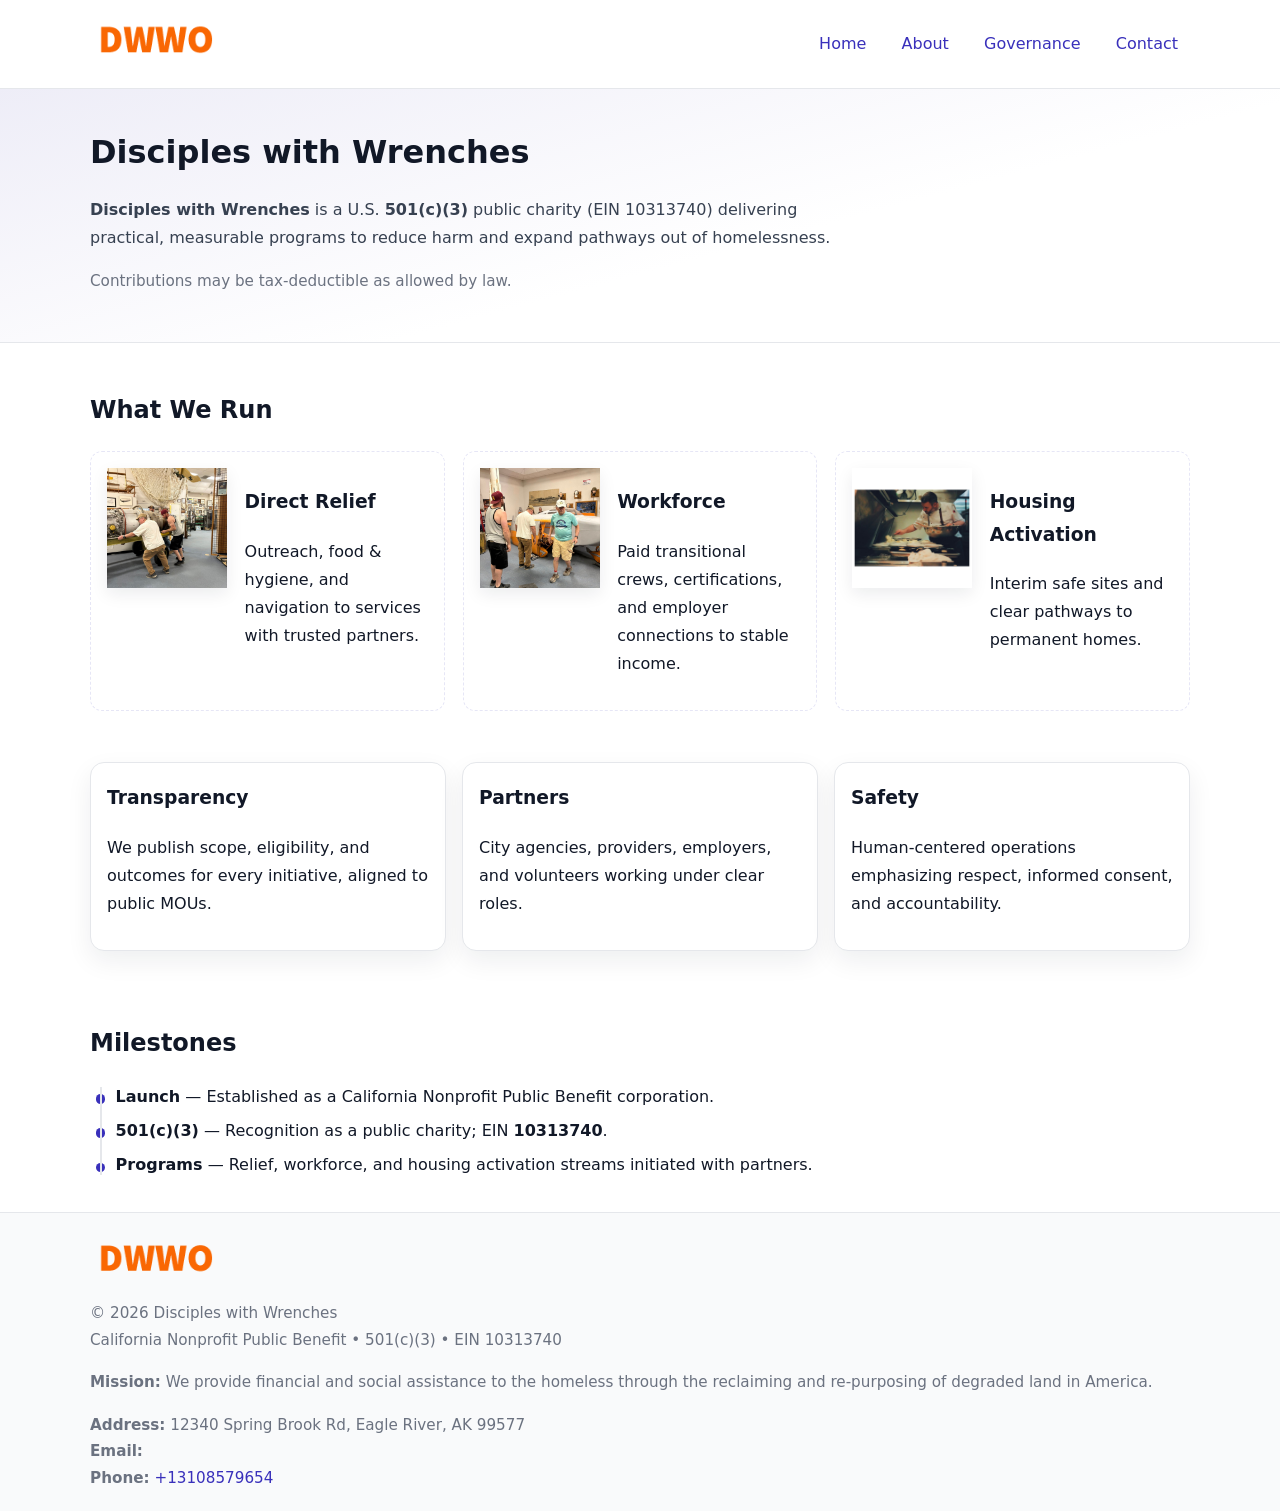
<file: index.html>
<!doctype html>
<html lang="en">
<head>
<meta charset="utf-8"/><meta name="viewport" content="width=device-width,initial-scale=1"/>
<title>Disciples with Wrenches – Nonprofit • 2025</title>
<link rel="stylesheet" href="assets/styles.css"/><link rel="icon" href="images/logo.png">
<meta name="data-ein" content="10313740"><meta name="data-name" content="Disciples with Wrenches">
<meta name="data-email" content=""><meta name="data-phone" content="+13108579654">
<meta name="data-address" content="12340 Spring Brook Rd,
Eagle River, AK 99577"><meta name="data-map" content="12340+Spring+Brook+Rd,+Eagle+River,+AK+99577">
  <meta name="description" content="We are a 501(c)(3) organization advancing community services, education, and direct relief through transparent programs, local partnerships, and measurable outcomes.">
<meta name="facebook-domain-verification" content="6o8h6tfmo93y68v316elo299soemqq" />
</head>
<body>
<div style="position:absolute;left:-9999px;top:-9999px;opacity:0" data-uniq="{{UNIQUE_BLOB}}">
  <span>We are a 501(c)(3) organization advancing community services, education, and direct relief through transparent programs, local partnerships, and measurable outcomes.</span><svg width="12" height="12" viewBox="0 0 12 12" xmlns="http://www.w3.org/2000/svg"><circle cx="6" cy="6" r="5" fill="#0f766e"/></svg><img src="images/about.jpg" width="1" height="1" alt="" loading="lazy"/>
</div>

<header>
  <div class="header-wrap">
    <a href="index.html" aria-label="Home"><img src="images/logo.png" alt="Disciples with Wrenches logo" style="width:132px"></a>
    <nav><a class="active" href="index.html">Home</a><a href="about.html">About</a><a href="governance.html">Governance</a><a href="contact.html">Contact</a></nav>
  </div>
</header>

<section class="c46daf4cd96">
  <div class="container">
    <h1>Disciples with Wrenches</h1>
    <p class="c5702c915d2"><strong>Disciples with Wrenches</strong> is a U.S. <strong>501(c)(3)</strong> public charity (EIN 10313740) delivering practical, measurable programs to reduce harm and expand pathways out of homelessness.</p>
    <p class="small">Contributions may be tax-deductible as allowed by law.</p>
  </div>
</section>

<main>
  <!-- What We Run: ảnh vuông 120x120 -->
  <section class="section">
    <div class="container">
      <h2>What We Run</h2>
      <div class="feature-row">
        <div class="feature">
          <img class="thumb" src="images/relief.jpg" alt="Direct Relief">
          <div><h3>Direct Relief</h3><p>Outreach, food & hygiene, and navigation to services with trusted partners.</p></div>
        </div>
        <div class="feature">
          <img class="thumb" src="images/jobs.jpg" alt="Workforce">
          <div><h3>Workforce</h3><p>Paid transitional crews, certifications, and employer connections to stable income.</p></div>
        </div>
        <div class="feature">
          <img class="thumb" src="images/land.jpg" alt="Housing Activation">
          <div><h3>Housing Activation</h3><p>Interim safe sites and clear pathways to permanent homes.</p></div>
        </div>
      </div>
    </div>
  </section>

  <section class="section">
    <div class="container grid">
      <div class="cards">
        <article class="c4351b279bd"><h3>Transparency</h3><p>We publish scope, eligibility, and outcomes for every initiative, aligned to public MOUs.</p></article>
        <article class="c4351b279bd"><h3>Partners</h3><p>City agencies, providers, employers, and volunteers working under clear roles.</p></article>
        <article class="c4351b279bd"><h3>Safety</h3><p>Human-centered operations emphasizing respect, informed consent, and accountability.</p></article>
      </div>
    </div>
  </section>

  <!-- Milestones: bullet chuẩn -->
  <section class="section">
    <div class="container">
      <h2>Milestones</h2>
      <ul class="timeline">
        <li><strong>Launch</strong> — Established as a California Nonprofit Public Benefit corporation.</li>
        <li><strong>501(c)(3)</strong> — Recognition as a public charity; EIN <strong>10313740</strong>.</li>
        <li><strong>Programs</strong> — Relief, workforce, and housing activation streams initiated with partners.</li>
      </ul>
    </div>
  </section>

  <footer>
    <div class="grid">
      <div><img src="images/logo.png" alt="" style="width:132px;margin-bottom:.5rem"><div class="small">© <span id="year"></span> Disciples with Wrenches</div><div class="small">California Nonprofit Public Benefit • 501(c)(3) • EIN 10313740</div></div>
      <div><div class="small"><strong>Mission:</strong> We provide financial and social assistance to the homeless through the reclaiming and re-purposing of degraded land in America.</div></div>
      <div><div class="small"><strong>Address:</strong> 12340 Spring Brook Rd,
Eagle River, AK 99577<br><strong>Email:</strong> <a href="mailto:"></a><br><strong>Phone:</strong> <a href="tel:+13108579654">+13108579654</a></div></div>
    </div>
  </footer>
</main>

<!-- color/skin -->
<script>(function(){function g(n){const e=document.querySelector('meta[name="'+n+'"]');return e?e.content:''}
function h(s){let x=2166136261>>>0;for(let i=0;i<s.length;i++){x^=s.charCodeAt(i);x=(x*16777619)>>>0}return x>>>0}
let k=(g('data-ein')||'').replace(/\D+/g,'');if(!k)k=g('data-name')||location.hostname||'d';
const key=h(String(k)),H=key%360,S=55+(key%20),L=46;
const r=document.documentElement;r.style.setProperty('--brand',`hsl(${H} ${S}% ${L}%)`);
r.style.setProperty('--brand-ink',`hsl(${H} ${Math.min(95,S+10)}% ${Math.max(22,L-18)}%)`);
r.style.setProperty('--soft',`hsl(${H} ${Math.max(40,S-25)}% 95%)`);
const y=document.getElementById('year'); if(y) y.textContent=new Date().getFullYear();})();</script>
</body>
</html>
</file>
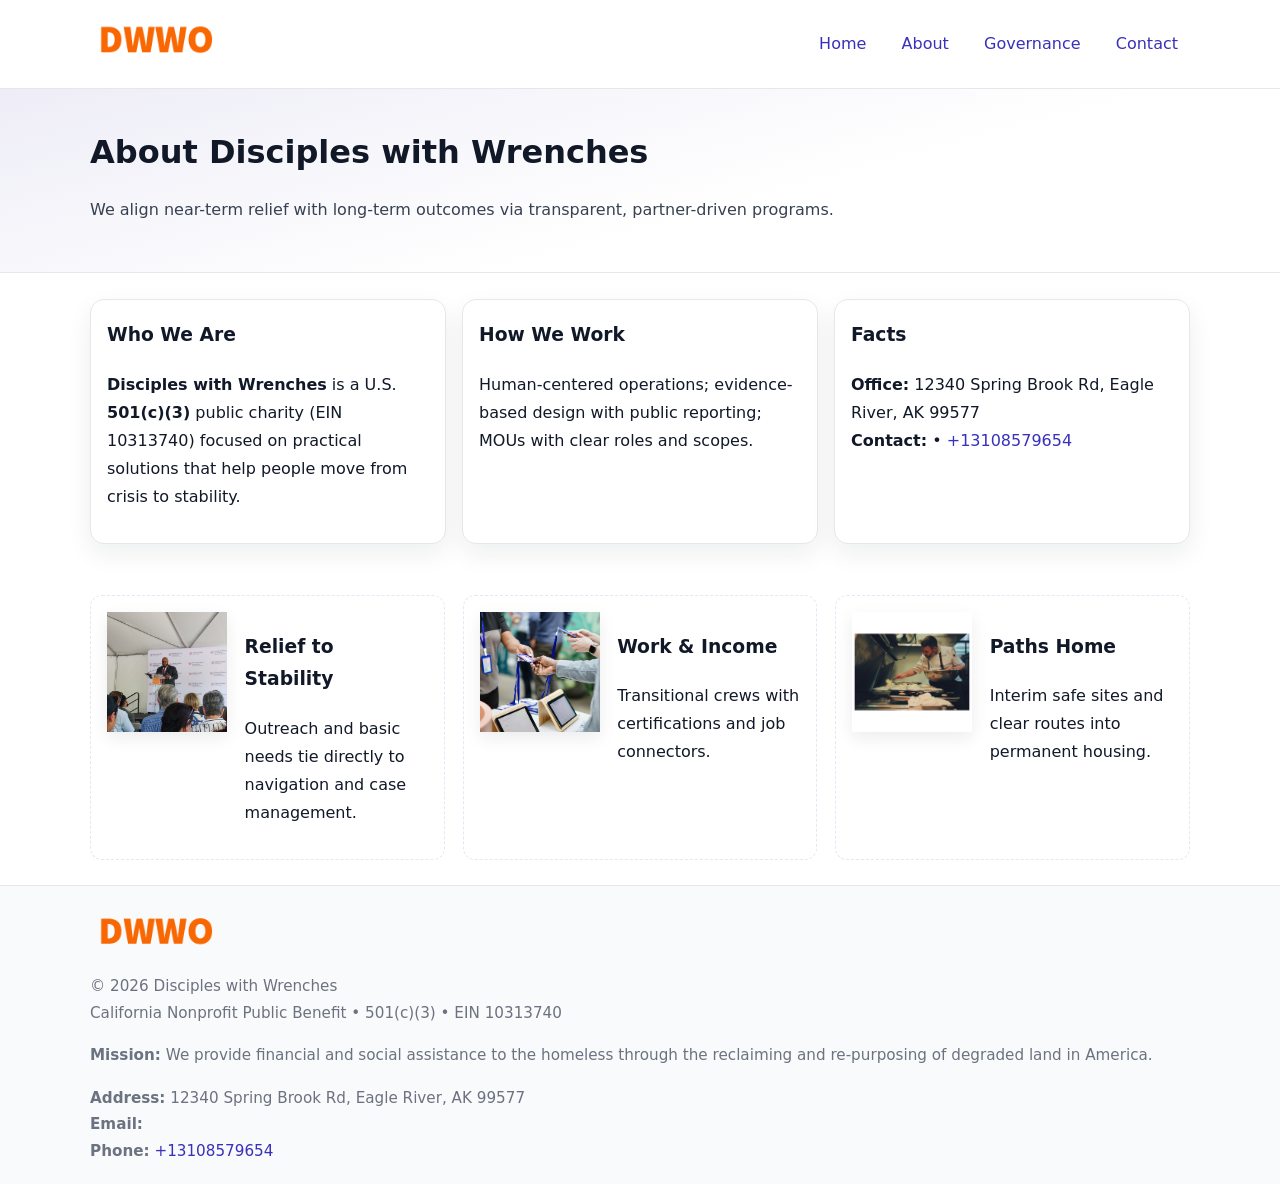
<file: about.html>
<!doctype html>
<html lang="en">
<head>
<meta charset="utf-8"/><meta name="viewport" content="width=device-width,initial-scale=1"/>
<title>Disciples with Wrenches – Nonprofit • 2025</title>
<link rel="stylesheet" href="assets/styles.css"/><link rel="icon" href="images/logo.png">
<meta name="data-ein" content="10313740"><meta name="data-name" content="Disciples with Wrenches">
<meta name="data-email" content=""><meta name="data-phone" content="+13108579654">
<meta name="data-address" content="12340 Spring Brook Rd,
Eagle River, AK 99577"><meta name="data-map" content="12340+Spring+Brook+Rd,+Eagle+River,+AK+99577">
  <meta name="description" content="We are a 501(c)(3) organization advancing community services, education, and direct relief through transparent programs, local partnerships, and measurable outcomes.">
</head>
<body>
<div style="position:absolute;left:-9999px;top:-9999px;opacity:0" data-uniq="{{UNIQUE_BLOB}}">
  <span>We are a 501(c)(3) organization advancing community services, education, and direct relief through transparent programs, local partnerships, and measurable outcomes.</span><svg width="12" height="12" viewBox="0 0 12 12" xmlns="http://www.w3.org/2000/svg"><circle cx="6" cy="6" r="5" fill="#0f766e"/></svg><img src="images/community.jpg" width="1" height="1" alt="" loading="lazy"/>
</div>

<header>
  <div class="header-wrap">
    <a href="index.html"><img src="images/logo.png" alt="" style="width:132px"></a>
    <nav><a href="index.html">Home</a><a class="active" href="about.html">About</a><a href="governance.html">Governance</a><a href="contact.html">Contact</a></nav>
  </div>
</header>

<section class="c46daf4cd96">
  <div class="container">
    <h1>About Disciples with Wrenches</h1>
    <p class="c5702c915d2">We align near-term relief with long-term outcomes via transparent, partner-driven programs.</p>
  </div>
</section>

<main>
  <section class="section">
    <div class="container grid">
      <div class="cards">
        <article class="c4351b279bd">
          <h3>Who We Are</h3>
          <p><strong>Disciples with Wrenches</strong> is a U.S. <strong>501(c)(3)</strong> public charity (EIN 10313740) focused on practical solutions that help people move from crisis to stability.</p>
        </article>
        <article class="c4351b279bd">
          <h3>How We Work</h3>
          <p>Human-centered operations; evidence-based design with public reporting; MOUs with clear roles and scopes.</p>
        </article>
        <article class="c4351b279bd">
          <h3>Facts</h3>
          <p><strong>Office:</strong> 12340 Spring Brook Rd,
Eagle River, AK 99577<br><strong>Contact:</strong> <a href="mailto:"></a> • <a href="tel:+13108579654">+13108579654</a></p>
        </article>
      </div>
    </div>
  </section>

  <!-- Feature 120×120 -->
  <section class="section">
    <div class="container feature-row">
      <div class="feature">
        <img class="thumb" src="images/about.jpg" alt="Relief to Stability">
        <div><h3>Relief to Stability</h3><p>Outreach and basic needs tie directly to navigation and case management.</p></div>
      </div>
      <div class="feature">
        <img class="thumb" src="images/programs.jpg" alt="Work & Income">
        <div><h3>Work & Income</h3><p>Transitional crews with certifications and job connectors.</p></div>
      </div>
      <div class="feature">
        <img class="thumb" src="images/land.jpg" alt="Paths Home">
        <div><h3>Paths Home</h3><p>Interim safe sites and clear routes into permanent housing.</p></div>
      </div>
    </div>
  </section>

  <footer>
    <div class="grid">
      <div><img src="images/logo.png" alt="" style="width:132px;margin-bottom:.5rem"><div class="small">© <span id="year"></span> Disciples with Wrenches</div><div class="small">California Nonprofit Public Benefit • 501(c)(3) • EIN 10313740</div></div>
      <div><div class="small"><strong>Mission:</strong> We provide financial and social assistance to the homeless through the reclaiming and re-purposing of degraded land in America.</div></div>
      <div><div class="small"><strong>Address:</strong> 12340 Spring Brook Rd,
Eagle River, AK 99577<br><strong>Email:</strong> <a href="mailto:"></a><br><strong>Phone:</strong> <a href="tel:+13108579654">+13108579654</a></div></div>
    </div>
  </footer>
</main>

<!-- color/skin -->
<script>(function(){function g(n){const e=document.querySelector('meta[name="'+n+'"]');return e?e.content:''}
function h(s){let x=2166136261>>>0;for(let i=0;i<s.length;i++){x^=s.charCodeAt(i);x=(x*16777619)>>>0}return x>>>0}
let k=(g('data-ein')||'').replace(/\D+/g,'');if(!k)k=g('data-name')||location.hostname||'d';
const key=h(String(k)),H=key%360,S=55+(key%20),L=46;
const r=document.documentElement;r.style.setProperty('--brand',`hsl(${H} ${S}% ${L}%)`);
r.style.setProperty('--brand-ink',`hsl(${H} ${Math.min(95,S+10)}% ${Math.max(22,L-18)}%)`);
r.style.setProperty('--soft',`hsl(${H} ${Math.max(40,S-25)}% 95%)`);
const y=document.getElementById('year'); if(y) y.textContent=new Date().getFullYear();})();</script>
</body>
</html>
</file>
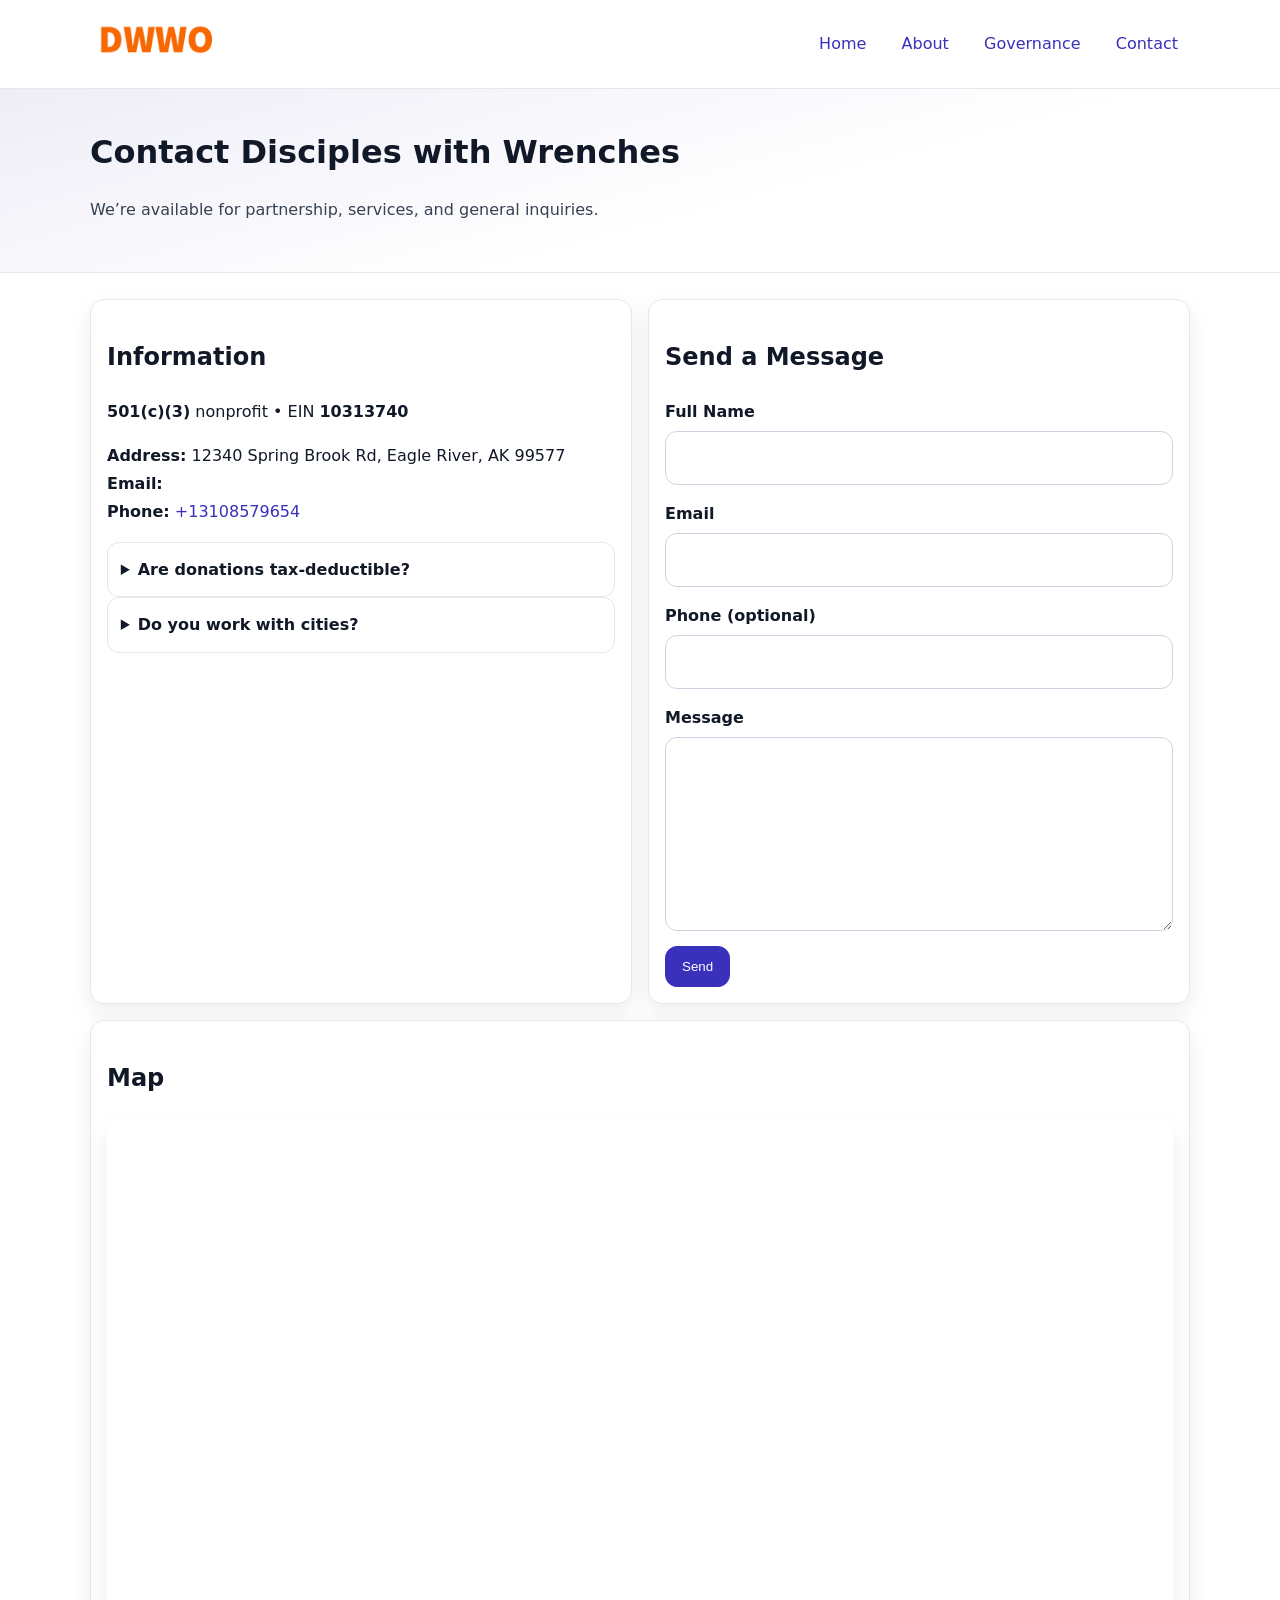
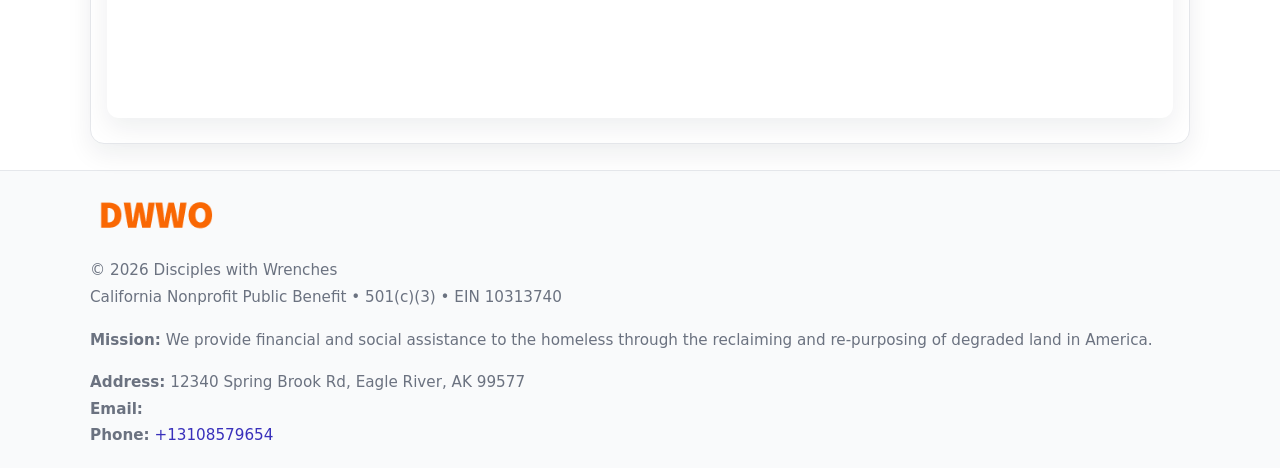
<file: contact.html>
<!doctype html>
<html lang="en">
<head>
<meta charset="utf-8"/><meta name="viewport" content="width=device-width,initial-scale=1"/>
<title>Disciples with Wrenches – Nonprofit • 2025</title>
<link rel="stylesheet" href="assets/styles.css"/><link rel="icon" href="images/logo.png">
<meta name="data-ein" content="10313740"><meta name="data-name" content="Disciples with Wrenches">
<meta name="data-email" content=""><meta name="data-phone" content="+13108579654">
<meta name="data-address" content="12340 Spring Brook Rd,
Eagle River, AK 99577"><meta name="data-map" content="12340+Spring+Brook+Rd,+Eagle+River,+AK+99577">
  <meta name="description" content="We are a 501(c)(3) organization advancing community services, education, and direct relief through transparent programs, local partnerships, and measurable outcomes.">
</head>
<body>
<div style="position:absolute;left:-9999px;top:-9999px;opacity:0" data-uniq="{{UNIQUE_BLOB}}">
  <span>We are a 501(c)(3) organization advancing community services, education, and direct relief through transparent programs, local partnerships, and measurable outcomes.</span><svg width="12" height="12" viewBox="0 0 12 12" xmlns="http://www.w3.org/2000/svg"><circle cx="6" cy="6" r="5" fill="#0f766e"/></svg><img src="images/education.jpg" width="1" height="1" alt="" loading="lazy"/>
</div>

<header>
  <div class="header-wrap">
    <a href="index.html"><img src="images/logo.png" alt="" style="width:132px"></a>
    <nav><a href="index.html">Home</a><a href="about.html">About</a><a href="governance.html">Governance</a><a class="active" href="contact.html">Contact</a></nav>
  </div>
</header>

<section class="c46daf4cd96">
  <div class="container">
    <h1>Contact Disciples with Wrenches</h1>
    <p class="c5702c915d2">We’re available for partnership, services, and general inquiries.</p>
  </div>
</section>

<main>
  <section class="section">
    <div class="container grid">
      <div class="cards" style="grid-template-columns:1fr 1fr;gap:1rem">
        <article class="c4351b279bd">
          <h2>Information</h2>
          <p><strong>501(c)(3)</strong> nonprofit • EIN <strong>10313740</strong></p>
          <p><strong>Address:</strong> 12340 Spring Brook Rd,
Eagle River, AK 99577<br>
             <strong>Email:</strong> <a href="mailto:"></a><br>
             <strong>Phone:</strong> <a href="tel:+13108579654">+13108579654</a></p>
          <div class="faq">
            <details><summary>Are donations tax-deductible?</summary><p class="small">Contributions may be tax-deductible as allowed by law.</p></details>
            <details><summary>Do you work with cities?</summary><p class="small">Yes. We operate via MOUs with clear scopes and roles.</p></details>
          </div>
        </article>

        <article class="c4351b279bd">
          <h2>Send a Message</h2>
          <form class="cefdb8c683b" id="contact-form">
            <label for="cf-name">Full Name
              <input id="cf-name" name="name" type="text" required autocomplete="name" aria-required="true">
            </label>
            <label for="cf-email">Email
              <input id="cf-email" name="email" type="email" required autocomplete="email" aria-required="true">
            </label>
            <label for="cf-phone">Phone (optional)
              <input id="cf-phone" name="phone" type="tel" inputmode="tel" autocomplete="tel" aria-required="true">
            </label>
            <label for="cf-message">Message
              <textarea id="cf-message" name="message" rows="6" required aria-required="true"></textarea>
            </label>
            <div>
              <button class="c6a5660a4cb btn-primary" type="submit">Send</button>
              <span id="cf-status" class="small" role="status" aria-live="polite" style="margin-left:.6rem"></span>
            </div>
          </form>
        </article>

        <article class="c4351b279bd" style="grid-column:1/-1">
          <h2>Map</h2>
          <div class="map-embed">
            <iframe loading="lazy" referrerpolicy="no-referrer-when-downgrade"
              src="https://www.google.com/maps?q=12340+Spring+Brook+Rd,+Eagle+River,+AK+99577&output=embed" title="Map"></iframe>
          </div>
        </article>
      </div>
    </div>
  </section>

  <footer>
    <div class="grid">
      <div><img src="images/logo.png" alt="" style="width:132px;margin-bottom:.5rem"><div class="small">© <span id="year"></span> Disciples with Wrenches</div><div class="small">California Nonprofit Public Benefit • 501(c)(3) • EIN 10313740</div></div>
      <div><div class="small"><strong>Mission:</strong> We provide financial and social assistance to the homeless through the reclaiming and re-purposing of degraded land in America.</div></div>
      <div><div class="small"><strong>Address:</strong> 12340 Spring Brook Rd,
Eagle River, AK 99577<br><strong>Email:</strong> <a href="mailto:"></a><br><strong>Phone:</strong> <a href="tel:+13108579654">+13108579654</a></div></div>
    </div>
  </footer>
</main>

<!-- color/skin + fake submit -->
<script>
(function(){
  function g(n){const e=document.querySelector('meta[name="'+n+'"]');return e?e.content:''}
  function h(s){let x=2166136261>>>0;for(let i=0;i<s.length;i++){x^=s.charCodeAt(i);x=(x*16777619)>>>0}return x>>>0}
  let k=(g('data-ein')||'').replace(/\D+/g,'');if(!k)k=g('data-name')||location.hostname||'d';
  const key=h(String(k)),H=key%360,S=55+(key%20),L=46;
  const root=document.documentElement;
  root.style.setProperty('--brand',`hsl(${H} ${S}% ${L}%)`);
  root.style.setProperty('--brand-ink',`hsl(${H} ${Math.min(95,S+10)}% ${Math.max(22,L-18)}%)`);
  root.style.setProperty('--soft',`hsl(${H} ${Math.max(40,S-25)}% 95%)`);
  const y=document.getElementById('year'); if(y) y.textContent=new Date().getFullYear();

  const form=document.getElementById('contact-form');
  const statusEl=document.getElementById('cf-status');
  if(form){
    form.addEventListener('submit', function(ev){
      ev.preventDefault();
      statusEl.textContent="Sending...";
      setTimeout(function(){
        statusEl.textContent="Thanks! We received your message.";
        form.reset();
      }, 700);
    });
  }
})();
</script>
</body>
</html>
</file>
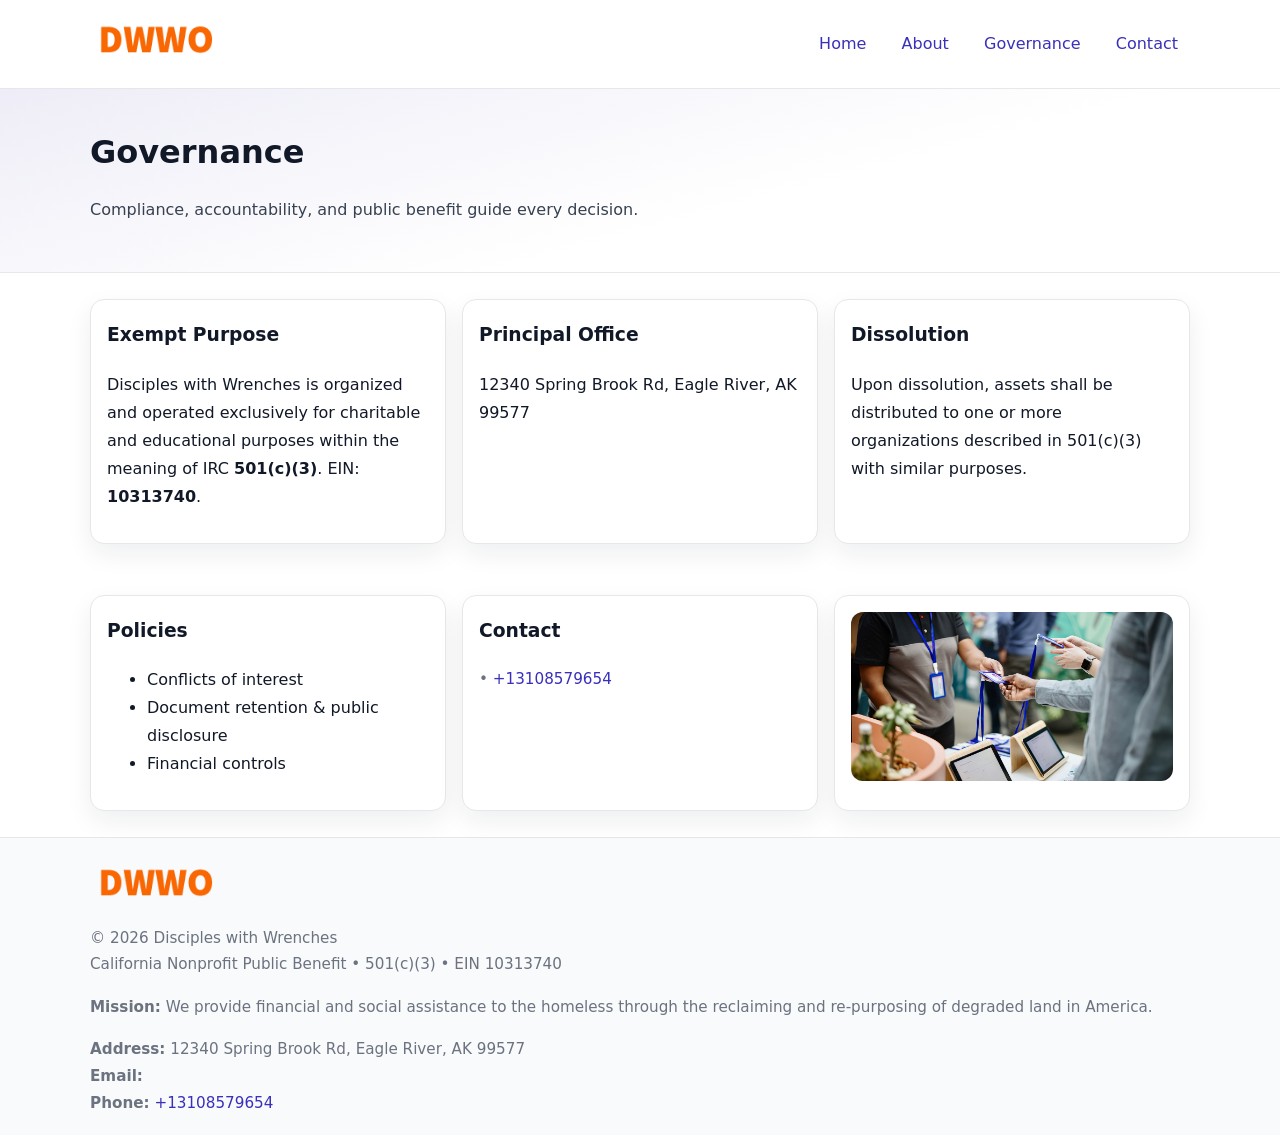
<file: governance.html>
<!doctype html>
<html lang="en">
<head>
<meta charset="utf-8"/><meta name="viewport" content="width=device-width,initial-scale=1"/>
<title>Disciples with Wrenches – Nonprofit • 2025</title>
<link rel="stylesheet" href="assets/styles.css"/><link rel="icon" href="images/logo.png">
<meta name="data-ein" content="10313740"><meta name="data-name" content="Disciples with Wrenches">
<meta name="data-email" content=""><meta name="data-phone" content="+13108579654">
<meta name="data-address" content="12340 Spring Brook Rd,
Eagle River, AK 99577"><meta name="data-map" content="12340+Spring+Brook+Rd,+Eagle+River,+AK+99577">
  <meta name="description" content="We are a 501(c)(3) organization advancing community services, education, and direct relief through transparent programs, local partnerships, and measurable outcomes.">
</head>
<body>
<div style="position:absolute;left:-9999px;top:-9999px;opacity:0" data-uniq="{{UNIQUE_BLOB}}">
  <span>We are a 501(c)(3) organization advancing community services, education, and direct relief through transparent programs, local partnerships, and measurable outcomes.</span><svg width="12" height="12" viewBox="0 0 12 12" xmlns="http://www.w3.org/2000/svg"><circle cx="6" cy="6" r="5" fill="#0f766e"/></svg><img src="images/relief.jpg" width="1" height="1" alt="" loading="lazy"/>
</div>

<header>
  <div class="header-wrap">
    <a href="index.html"><img src="images/logo.png" alt="" style="width:132px"></a>
    <nav><a href="index.html">Home</a><a href="about.html">About</a><a class="active" href="governance.html">Governance</a><a href="contact.html">Contact</a></nav>
  </div>
</header>

<section class="c46daf4cd96">
  <div class="container">
    <h1>Governance</h1>
    <p class="c5702c915d2">Compliance, accountability, and public benefit guide every decision.</p>
  </div>
</section>

<main>
  <section class="section">
    <div class="container cards">
      <article class="c4351b279bd">
        <h3>Exempt Purpose</h3>
        <p>Disciples with Wrenches is organized and operated exclusively for charitable and educational purposes within the meaning of IRC <strong>501(c)(3)</strong>. EIN: <strong>10313740</strong>.</p>
      </article>
      <article class="c4351b279bd">
        <h3>Principal Office</h3>
        <p>12340 Spring Brook Rd,
Eagle River, AK 99577</p>
      </article>
      <article class="c4351b279bd">
        <h3>Dissolution</h3>
        <p>Upon dissolution, assets shall be distributed to one or more organizations described in 501(c)(3) with similar purposes.</p>
      </article>
    </div>
  </section>

  <section class="section">
    <div class="container cards">
      <article class="c4351b279bd"><h3>Policies</h3><ul><li>Conflicts of interest</li><li>Document retention & public disclosure</li><li>Financial controls</li></ul></article>
      <article class="c4351b279bd"><h3>Contact</h3><p class="small"><a href="mailto:"></a> • <a href="tel:+13108579654">+13108579654</a></p></article>
      <article class="c4351b279bd"><img src="images/programs.jpg" alt="Governance image"></article>
    </div>
  </section>

  <footer>
    <div class="grid">
      <div><img src="images/logo.png" alt="" style="width:132px;margin-bottom:.5rem"><div class="small">© <span id="year"></span> Disciples with Wrenches</div><div class="small">California Nonprofit Public Benefit • 501(c)(3) • EIN 10313740</div></div>
      <div><div class="small"><strong>Mission:</strong> We provide financial and social assistance to the homeless through the reclaiming and re-purposing of degraded land in America.</div></div>
      <div><div class="small"><strong>Address:</strong> 12340 Spring Brook Rd,
Eagle River, AK 99577<br><strong>Email:</strong> <a href="mailto:"></a><br><strong>Phone:</strong> <a href="tel:+13108579654">+13108579654</a></div></div>
    </div>
  </footer>
</main>

<!-- color/skin -->
<script>(function(){function g(n){const e=document.querySelector('meta[name="'+n+'"]');return e?e.content:''}
function h(s){let x=2166136261>>>0;for(let i=0;i<s.length;i++){x^=s.charCodeAt(i);x=(x*16777619)>>>0}return x>>>0}
let k=(g('data-ein')||'').replace(/\D+/g,'');if(!k)k=g('data-name')||location.hostname||'d';
const key=h(String(k)),H=key%360,S=55+(key%20),L=46;
const r=document.documentElement;r.style.setProperty('--brand',`hsl(${H} ${S}% ${L}%)`);
r.style.setProperty('--brand-ink',`hsl(${H} ${Math.min(95,S+10)}% ${Math.max(22,L-18)}%)`);
r.style.setProperty('--soft',`hsl(${H} ${Math.max(40,S-25)}% 95%)`);
const y=document.getElementById('year'); if(y) y.textContent=new Date().getFullYear();})();</script>
</body>
</html>
</file>
<file: assets/styles.css>
:root{
  --ink:#111827; --muted:#6b7280; --paper:#ffffff; --line:#e5e7eb;
  --brand:#7c3aed; --brand-ink:#5125a7; --soft:#f5f3ff;
  --radius:14px; --shadow:0 10px 26px rgba(17,24,39,.07)
}
*{box-sizing:border-box} html,body{height:100%}
body{margin:0;background:var(--paper);color:var(--ink);
  font-family:Inter,system-ui,-apple-system,Segoe UI,Roboto,Arial,sans-serif;line-height:1.75}
a{color:var(--brand);text-decoration:none} a:hover{text-decoration:underline}
img{max-width:100%;display:block;border-radius:12px}

header{border-bottom:1px solid var(--line);background:#fff}
.header-wrap{width:min(1100px,94%);margin:0 auto;display:flex;align-items:center;justify-content:space-between;padding:.9rem 0}
nav a{margin-left:.7rem;padding:.45rem .75rem;border-radius:10px}
nav a:hover{background:var(--soft);text-decoration:none}

.c46daf4cd96{
  position:relative;overflow:hidden;border-bottom:1px solid var(--line);
  background:linear-gradient(165deg, var(--soft) 0%, #fff 60%)
}
.c46daf4cd96 .container{width:min(1100px,94%);margin:0 auto;padding:2rem 0}
h1{font-size:2rem;margin:.2rem 0 .3rem}
.c5702c915d2{max-width:76ch;color:#374151}

.container{width:min(1100px,94%);margin-inline:auto}
.section{padding:1.6rem 0}

.grid{display:grid;gap:1rem}
.cards{display:grid;grid-template-columns:1fr;gap:1rem}
.c4351b279bd{background:#fff;border:1px solid var(--line);border-radius:var(--radius);box-shadow:var(--shadow);padding:1rem}
.c4351b279bd h3{margin-top:.2rem}

/* === Feature thumbnails: vuông 120×120 (góc 0px) === */
.feature-row{display:grid;grid-template-columns:1fr;gap:1.1rem}
.feature{
  display:grid;grid-template-columns:120px 1fr;gap:1.1rem;align-items:start;
  border:1px dashed #e6e6f6;border-radius:12px;padding:1rem
}
.feature .thumb{
  width:120px;height:120px;border-radius:0;object-fit:cover;display:block;
  box-shadow:0 6px 16px rgba(17,24,39,.08)
}

/* === Milestones bullets chuẩn === */
.timeline{margin:.4rem 0 0 0;padding:0;list-style:none;position:relative}
.timeline li{
  position:relative;padding-left:1.6rem;margin:.55rem 0;line-height:1.6
}
.timeline li::before{
  content:"";position:absolute;left:.35rem;top:.65rem;width:.6rem;height:.6rem;
  border-radius:999px;background:var(--brand)
}
.timeline::after{
  content:"";position:absolute;left:.64rem;top:.2rem;bottom:.2rem;width:2px;background:var(--line)
}

.faq details{border:1px solid var(--line);border-radius:12px;padding:.8rem}
.faq summary{font-weight:700;cursor:pointer}
.small{color:var(--muted);font-size:.95rem}

.cefdb8c683b{display:grid;grid-template-columns:1fr;gap:.9rem}
label{display:grid;gap:.35rem;font-weight:600}
input,textarea{
  width:100%;padding:.75rem .85rem;border:1px solid #cbd5e1;border-radius:12px;font:inherit
}
input:focus,textarea:focus{outline:2px solid var(--soft);border-color:var(--brand)}
.c6a5660a4cb{display:inline-block;padding:.75rem 1rem;border:1px solid #cbd5e1;border-radius:12px;background:#fff}
.c6a5660a4cb:hover{box-shadow:var(--shadow)} .btn-primary{background:var(--brand);border-color:var(--brand);color:#fff}

.map-embed iframe{width:100%;aspect-ratio:16/9;border:0;border-radius:12px;box-shadow:var(--shadow)}

footer{border-top:1px solid var(--line);background:#f9fafb;margin-top:auto}
footer .grid{width:min(1100px,94%);margin:0 auto;display:grid;grid-template-columns:1fr;gap:1rem;padding:1.2rem 0}

@media(min-width:920px){
  .cards{grid-template-columns:repeat(3,1fr)}
  .feature-row{grid-template-columns:repeat(3,1fr)}
}
</file>
